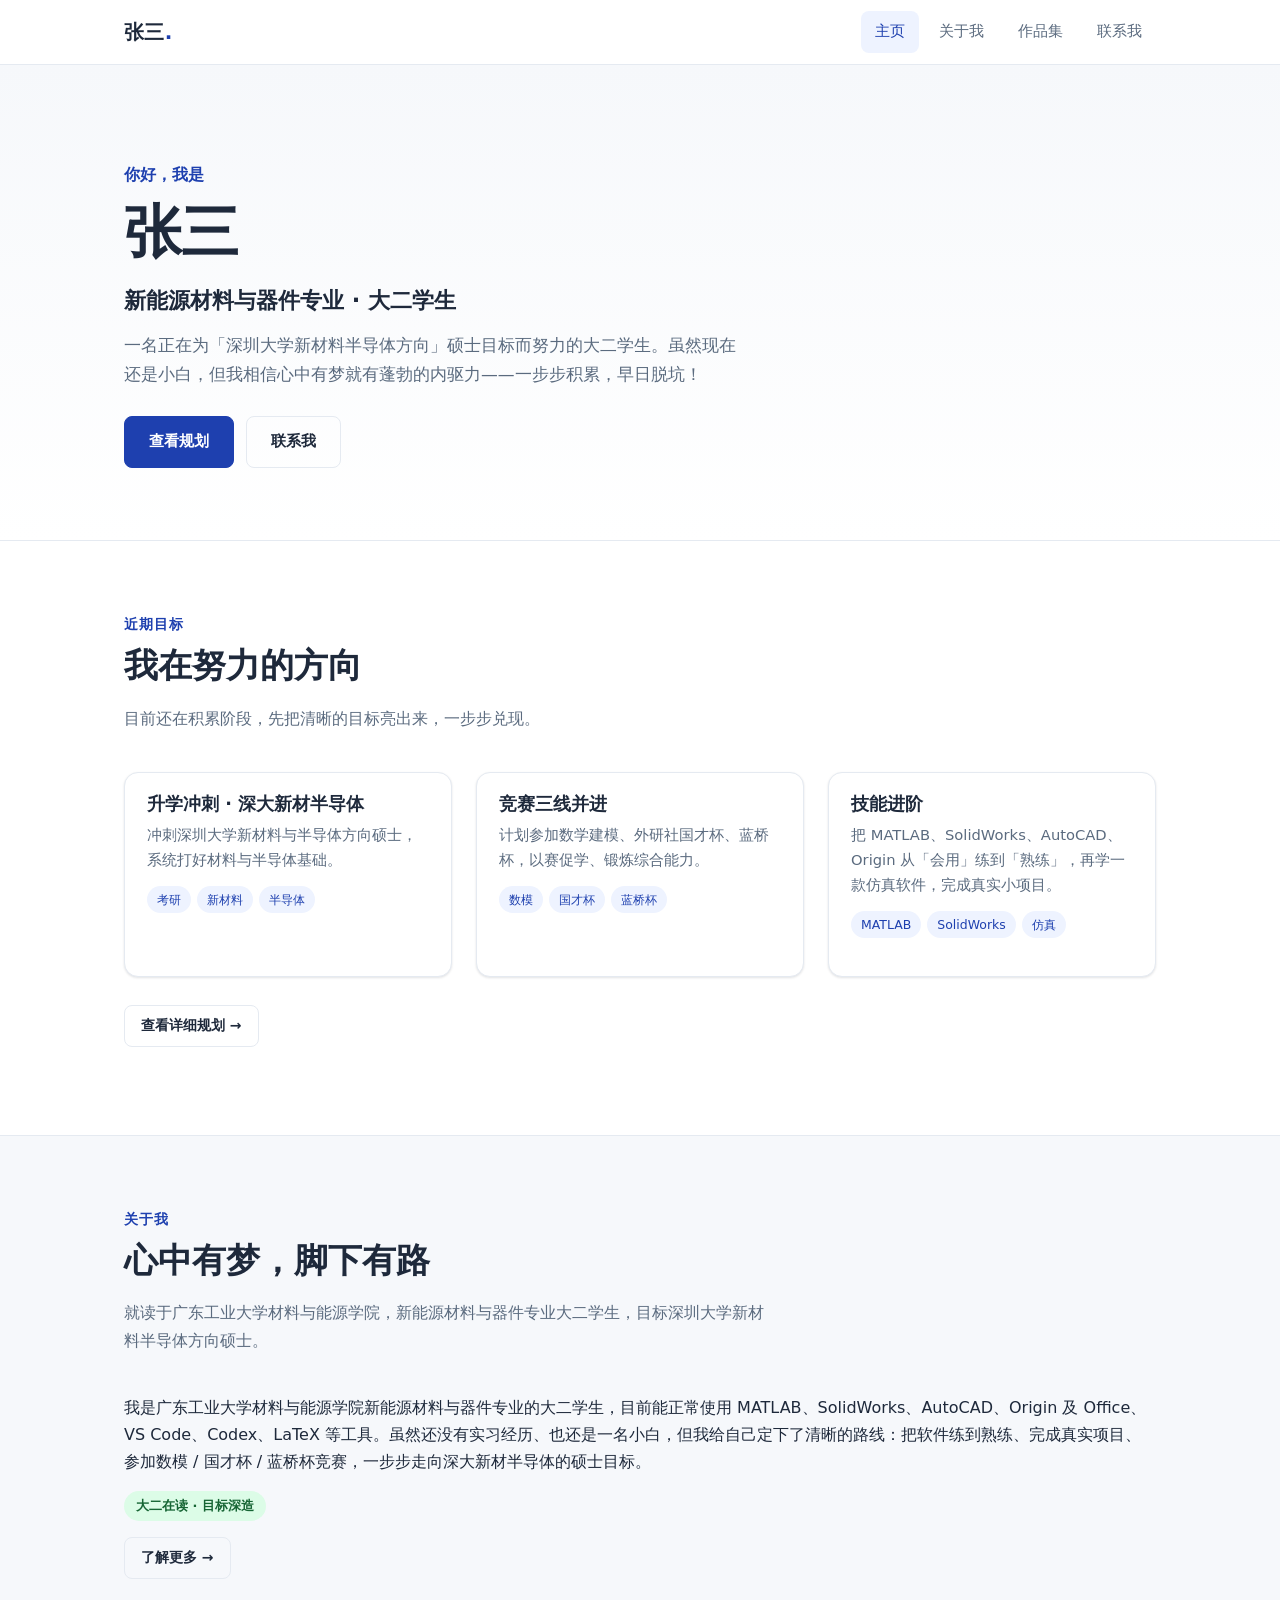
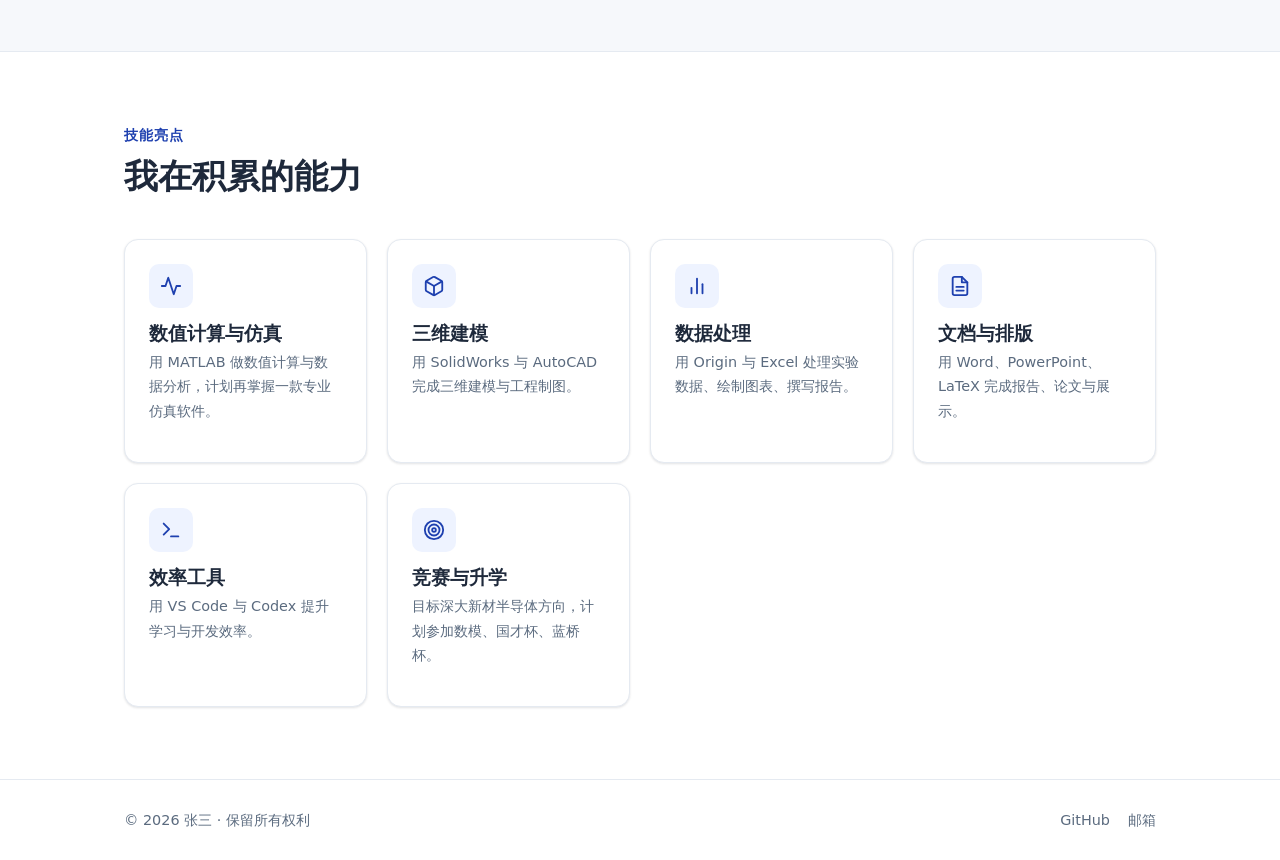
<file: index.html>
﻿<!DOCTYPE html>
<html lang="zh-CN">
<head>
  <meta charset="UTF-8">
  <meta name="viewport" content="width=device-width, initial-scale=1.0">
  <title>张三 · 新能源材料与器件</title>
  <meta name="description" content="新能源材料与器件专业大二学生的个人主页：学习成长、技能与目标，冲刺深圳大学新材料半导体方向硕士。">
  <link rel="icon" type="image/svg+xml" href="favicon.svg">
  <link rel="stylesheet" href="css/style.css">
  <script>document.documentElement.classList.add("js");</script>
</head>
<body>
  <!-- TODO: 将“张三”替换为你的真实姓名 -->
  <header class="site-header">
    <div class="container header-inner">
      <a href="index.html" class="brand">张三<span class="brand-dot">.</span></a>
      <button class="nav-toggle" type="button" aria-label="打开菜单" aria-expanded="false" aria-controls="siteNav">
        <span></span><span></span><span></span>
      </button>
      <nav class="site-nav" id="siteNav" aria-label="主导航">
        <ul>
          <li><a href="index.html" class="nav-link active" aria-current="page">主页</a></li>
          <li><a href="about.html" class="nav-link">关于我</a></li>
          <li><a href="portfolio.html" class="nav-link">作品集</a></li>
          <li><a href="contact.html" class="nav-link">联系我</a></li>
        </ul>
      </nav>
    </div>
  </header>

  <main>
    <!-- Hero -->
    <section class="hero">
      <div class="container reveal">
        <p class="hero-greeting">你好，我是</p>
        <h1 class="hero-name">张三</h1>
        <p class="hero-role">新能源材料与器件专业 · 大二学生</p>
        <p class="hero-desc">一名正在为「深圳大学新材料半导体方向」硕士目标而努力的大二学生。虽然现在还是小白，但我相信心中有梦就有蓬勃的内驱力——一步步积累，早日脱坑！</p>
        <div class="hero-actions">
          <a href="portfolio.html" class="btn btn-primary">查看规划</a>
          <a href="contact.html" class="btn btn-ghost">联系我</a>
        </div>
      </div>
    </section>

    <!-- 近期目标 -->
    <section class="section" id="featured">
      <div class="container">
        <div class="section-head reveal">
          <p class="section-kicker">近期目标</p>
          <h2 class="section-title">我在努力的方向</h2>
          <p class="section-sub">目前还在积累阶段，先把清晰的目标亮出来，一步步兑现。</p>
        </div>
        <div class="grid grid-3">
          <article class="card reveal">
            <div class="card-body">
              <h3 class="card-title">升学冲刺 · 深大新材半导体</h3>
              <p class="card-desc">冲刺深圳大学新材料与半导体方向硕士，系统打好材料与半导体基础。</p>
              <div class="tags">
                <span class="tag">考研</span><span class="tag">新材料</span><span class="tag">半导体</span>
              </div>
            </div>
          </article>
          <article class="card reveal">
            <div class="card-body">
              <h3 class="card-title">竞赛三线并进</h3>
              <p class="card-desc">计划参加数学建模、外研社国才杯、蓝桥杯，以赛促学、锻炼综合能力。</p>
              <div class="tags">
                <span class="tag">数模</span><span class="tag">国才杯</span><span class="tag">蓝桥杯</span>
              </div>
            </div>
          </article>
          <article class="card reveal">
            <div class="card-body">
              <h3 class="card-title">技能进阶</h3>
              <p class="card-desc">把 MATLAB、SolidWorks、AutoCAD、Origin 从「会用」练到「熟练」，再学一款仿真软件，完成真实小项目。</p>
              <div class="tags">
                <span class="tag">MATLAB</span><span class="tag">SolidWorks</span><span class="tag">仿真</span>
              </div>
            </div>
          </article>
        </div>
        <p class="reveal" style="margin-top: 28px;">
          <a href="portfolio.html" class="btn btn-ghost btn-sm">查看详细规划 →</a>
        </p>
      </div>
    </section>

    <!-- 关于我摘要 -->
    <section class="section section-alt" id="about">
      <div class="container">
        <div class="section-head reveal">
          <p class="section-kicker">关于我</p>
          <h2 class="section-title">心中有梦，脚下有路</h2>
          <p class="section-sub">就读于广东工业大学材料与能源学院，新能源材料与器件专业大二学生，目标深圳大学新材料半导体方向硕士。</p>
        </div>
        <div class="reveal">
          <p>我是广东工业大学材料与能源学院新能源材料与器件专业的大二学生，目前能正常使用 MATLAB、SolidWorks、AutoCAD、Origin 及 Office、VS Code、Codex、LaTeX 等工具。虽然还没有实习经历、也还是一名小白，但我给自己定下了清晰的路线：把软件练到熟练、完成真实项目、参加数模 / 国才杯 / 蓝桥杯竞赛，一步步走向深大新材半导体的硕士目标。</p>
          <p><span class="badge">大二在读 · 目标深造</span></p>
          <a href="about.html" class="btn btn-ghost btn-sm">了解更多 →</a>
        </div>
      </div>
    </section>

    <!-- 技能亮点 -->
    <section class="section" id="skills">
      <div class="container">
        <div class="section-head reveal">
          <p class="section-kicker">技能亮点</p>
          <h2 class="section-title">我在积累的能力</h2>
        </div>
        <div class="skills">
          <div class="skill-item reveal">
            <div class="skill-icon">
              <svg viewBox="0 0 24 24" fill="none" stroke="currentColor" stroke-width="2" stroke-linecap="round" stroke-linejoin="round" aria-hidden="true"><polyline points="22 12 18 12 15 21 9 3 6 12 2 12"/></svg>
            </div>
            <h3 class="skill-name">数值计算与仿真</h3>
            <p class="skill-desc">用 MATLAB 做数值计算与数据分析，计划再掌握一款专业仿真软件。</p>
          </div>
          <div class="skill-item reveal">
            <div class="skill-icon">
              <svg viewBox="0 0 24 24" fill="none" stroke="currentColor" stroke-width="2" stroke-linecap="round" stroke-linejoin="round" aria-hidden="true"><path d="M21 16V8a2 2 0 0 0-1-1.73l-7-4a2 2 0 0 0-2 0l-7 4A2 2 0 0 0 3 8v8a2 2 0 0 0 1 1.73l7 4a2 2 0 0 0 2 0l7-4A2 2 0 0 0 21 16z"/><polyline points="3.27 6.96 12 12.01 20.73 6.96"/><line x1="12" y1="22.08" x2="12" y2="12"/></svg>
            </div>
            <h3 class="skill-name">三维建模</h3>
            <p class="skill-desc">用 SolidWorks 与 AutoCAD 完成三维建模与工程制图。</p>
          </div>
          <div class="skill-item reveal">
            <div class="skill-icon">
              <svg viewBox="0 0 24 24" fill="none" stroke="currentColor" stroke-width="2" stroke-linecap="round" stroke-linejoin="round" aria-hidden="true"><line x1="18" y1="20" x2="18" y2="10"/><line x1="12" y1="20" x2="12" y2="4"/><line x1="6" y1="20" x2="6" y2="14"/></svg>
            </div>
            <h3 class="skill-name">数据处理</h3>
            <p class="skill-desc">用 Origin 与 Excel 处理实验数据、绘制图表、撰写报告。</p>
          </div>
          <div class="skill-item reveal">
            <div class="skill-icon">
              <svg viewBox="0 0 24 24" fill="none" stroke="currentColor" stroke-width="2" stroke-linecap="round" stroke-linejoin="round" aria-hidden="true"><path d="M14 2H6a2 2 0 0 0-2 2v16a2 2 0 0 0 2 2h12a2 2 0 0 0 2-2V8z"/><polyline points="14 2 14 8 20 8"/><line x1="16" y1="13" x2="8" y2="13"/><line x1="16" y1="17" x2="8" y2="17"/></svg>
            </div>
            <h3 class="skill-name">文档与排版</h3>
            <p class="skill-desc">用 Word、PowerPoint、LaTeX 完成报告、论文与展示。</p>
          </div>
          <div class="skill-item reveal">
            <div class="skill-icon">
              <svg viewBox="0 0 24 24" fill="none" stroke="currentColor" stroke-width="2" stroke-linecap="round" stroke-linejoin="round" aria-hidden="true"><polyline points="4 17 10 11 4 5"/><line x1="12" y1="19" x2="20" y2="19"/></svg>
            </div>
            <h3 class="skill-name">效率工具</h3>
            <p class="skill-desc">用 VS Code 与 Codex 提升学习与开发效率。</p>
          </div>
          <div class="skill-item reveal">
            <div class="skill-icon">
              <svg viewBox="0 0 24 24" fill="none" stroke="currentColor" stroke-width="2" stroke-linecap="round" stroke-linejoin="round" aria-hidden="true"><circle cx="12" cy="12" r="10"/><circle cx="12" cy="12" r="6"/><circle cx="12" cy="12" r="2"/></svg>
            </div>
            <h3 class="skill-name">竞赛与升学</h3>
            <p class="skill-desc">目标深大新材半导体方向，计划参加数模、国才杯、蓝桥杯。</p>
          </div>
        </div>
      </div>
    </section>
  </main>

  <footer class="site-footer">
    <div class="container footer-inner">
      <p>© <span id="year">2026</span> 张三 · 保留所有权利</p>
      <div class="footer-links">
        <a href="https://github.com/LunarCry233" target="_blank" rel="noopener">GitHub</a>
        <a href="mailto:ly2708263799@gmail.com">邮箱</a>
      </div>
    </div>
  </footer>

  <script src="js/main.js"></script>
</body>
</html>
</file>
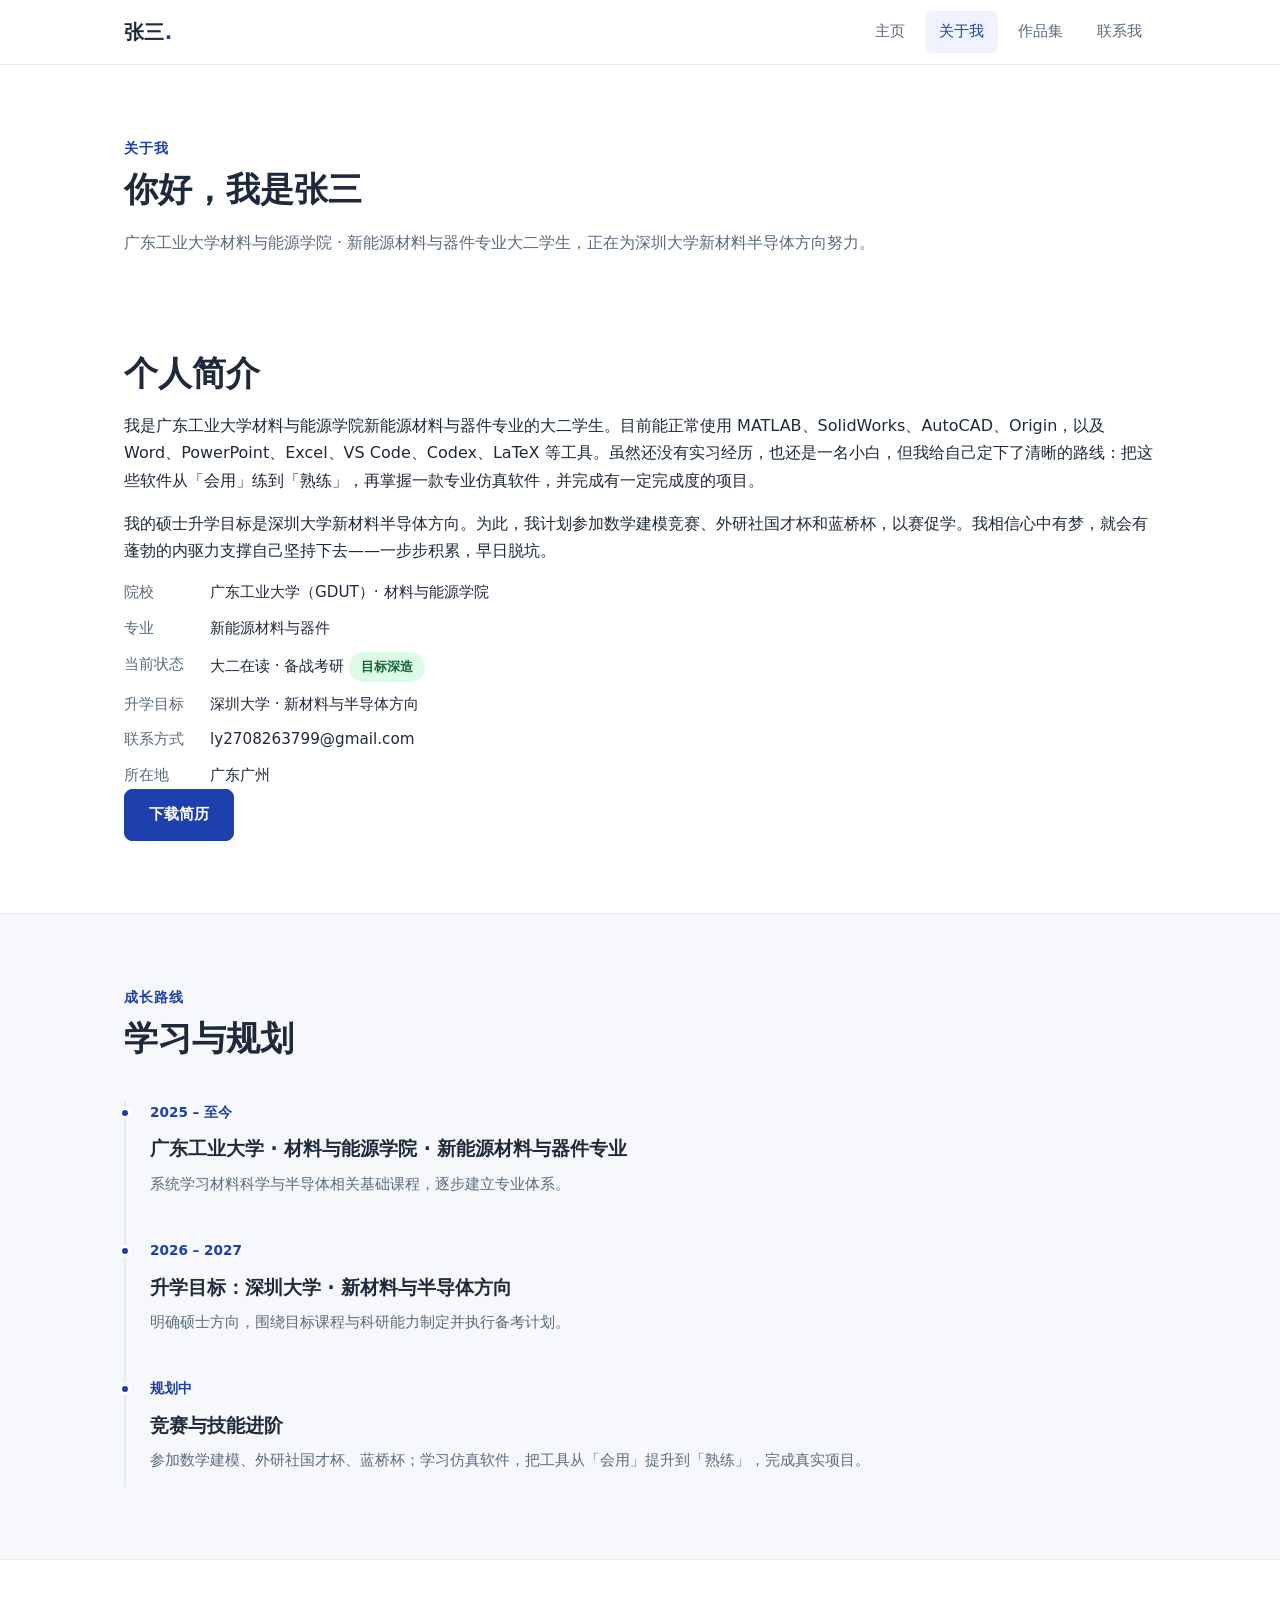
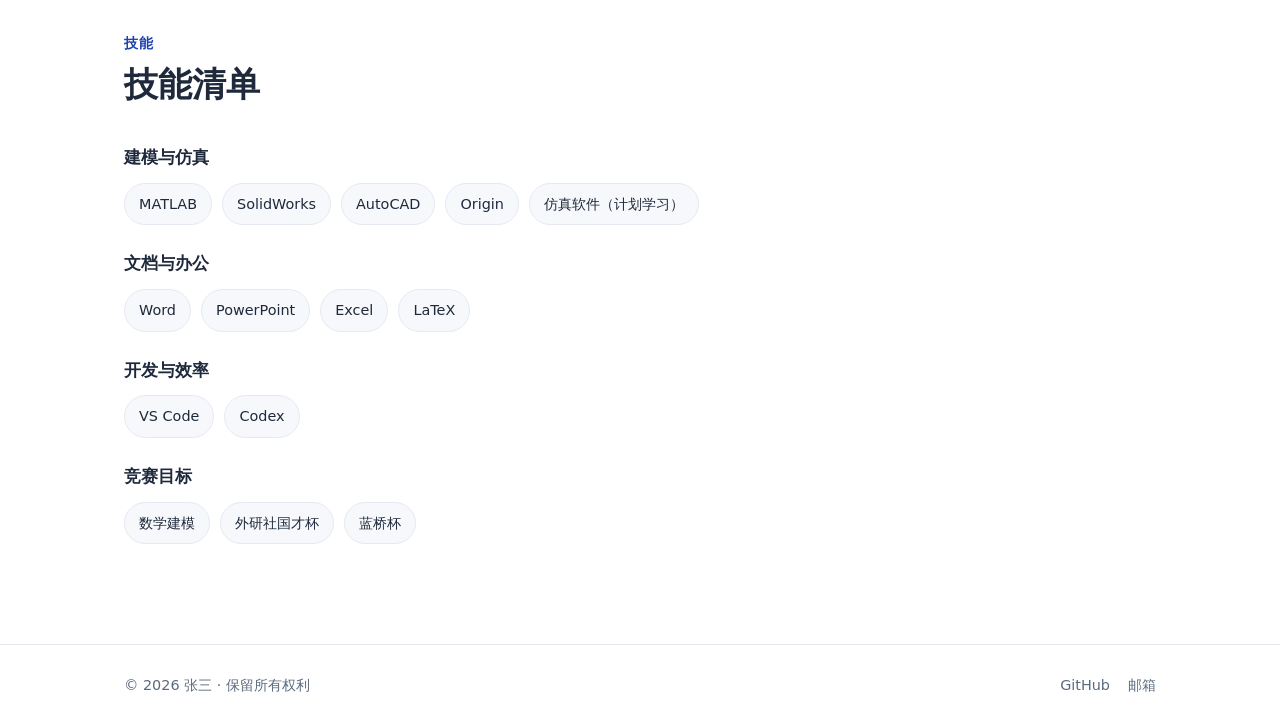
<file: about.html>
﻿<!DOCTYPE html>
<html lang="zh-CN">
<head>
  <meta charset="UTF-8">
  <meta name="viewport" content="width=device-width, initial-scale=1.0">
  <title>关于我 · 张三</title>
  <meta name="description" content="关于张三：新能源材料与器件专业大二学生，介绍学习背景、技能与深圳大学新材料半导体方向升学目标。">
  <link rel="icon" type="image/svg+xml" href="favicon.svg">
  <link rel="stylesheet" href="css/style.css">
  <script>document.documentElement.classList.add("js");</script>
</head>
<body>
  <!-- TODO: 将“张三”替换为真实姓名；所在地/微信等按实际补充 -->
  <header class="site-header">
    <div class="container header-inner">
      <a href="index.html" class="brand">张三<span class="brand-dot">.</span></a>
      <button class="nav-toggle" type="button" aria-label="打开菜单" aria-expanded="false" aria-controls="siteNav">
        <span></span><span></span><span></span>
      </button>
      <nav class="site-nav" id="siteNav" aria-label="主导航">
        <ul>
          <li><a href="index.html" class="nav-link">主页</a></li>
          <li><a href="about.html" class="nav-link active" aria-current="page">关于我</a></li>
          <li><a href="portfolio.html" class="nav-link">作品集</a></li>
          <li><a href="contact.html" class="nav-link">联系我</a></li>
        </ul>
      </nav>
    </div>
  </header>

  <main>
    <section class="page-head">
      <div class="container reveal">
        <p class="section-kicker">关于我</p>
        <h1 class="section-title">你好，我是张三</h1>
        <p class="section-sub">广东工业大学材料与能源学院 · 新能源材料与器件专业大二学生，正在为深圳大学新材料半导体方向努力。</p>
      </div>
    </section>

    <section class="section">
      <div class="container">
        <div class="reveal">
          <h2 class="section-title">个人简介</h2>
          <p>我是广东工业大学材料与能源学院新能源材料与器件专业的大二学生。目前能正常使用 MATLAB、SolidWorks、AutoCAD、Origin，以及 Word、PowerPoint、Excel、VS Code、Codex、LaTeX 等工具。虽然还没有实习经历，也还是一名小白，但我给自己定下了清晰的路线：把这些软件从「会用」练到「熟练」，再掌握一款专业仿真软件，并完成有一定完成度的项目。</p>
          <p>我的硕士升学目标是深圳大学新材料半导体方向。为此，我计划参加数学建模竞赛、外研社国才杯和蓝桥杯，以赛促学。我相信心中有梦，就会有蓬勃的内驱力支撑自己坚持下去——一步步积累，早日脱坑。</p>
          <ul class="info-list">
            <li class="info-item"><span class="info-label">院校</span><span class="info-value">广东工业大学（GDUT）· 材料与能源学院</span></li>
            <li class="info-item"><span class="info-label">专业</span><span class="info-value">新能源材料与器件</span></li>
            <li class="info-item"><span class="info-label">当前状态</span><span class="info-value">大二在读 · 备战考研 <span class="badge">目标深造</span></span></li>
            <li class="info-item"><span class="info-label">升学目标</span><span class="info-value">深圳大学 · 新材料与半导体方向</span></li>
            <li class="info-item"><span class="info-label">联系方式</span><span class="info-value"><a href="mailto:ly2708263799@gmail.com">ly2708263799@gmail.com</a></span></li>
            <li class="info-item"><span class="info-label">所在地</span><span class="info-value">广东广州</span></li>
          </ul>
          <a href="assets/files/resume.pdf" class="btn btn-primary" download>下载简历</a>
        </div>
      </div>
    </section>

    <section class="section section-alt">
      <div class="container">
        <div class="section-head reveal">
          <p class="section-kicker">成长路线</p>
          <h2 class="section-title">学习与规划</h2>
        </div>
        <div class="timeline reveal">
          <div class="timeline-item">
            <p class="timeline-date">2025 – 至今</p>
            <h3 class="timeline-title">广东工业大学 · 材料与能源学院 · 新能源材料与器件专业</h3>
            <p class="timeline-desc">系统学习材料科学与半导体相关基础课程，逐步建立专业体系。</p>
          </div>
          <div class="timeline-item">
            <p class="timeline-date">2026 – 2027</p>
            <h3 class="timeline-title">升学目标：深圳大学 · 新材料与半导体方向</h3>
            <p class="timeline-desc">明确硕士方向，围绕目标课程与科研能力制定并执行备考计划。</p>
          </div>
          <div class="timeline-item">
            <p class="timeline-date">规划中</p>
            <h3 class="timeline-title">竞赛与技能进阶</h3>
            <p class="timeline-desc">参加数学建模、外研社国才杯、蓝桥杯；学习仿真软件，把工具从「会用」提升到「熟练」，完成真实项目。</p>
          </div>
        </div>
      </div>
    </section>

    <section class="section">
      <div class="container">
        <div class="section-head reveal">
          <p class="section-kicker">技能</p>
          <h2 class="section-title">技能清单</h2>
        </div>
        <div class="reveal">
          <div class="skill-group">
            <h3>建模与仿真</h3>
            <div class="skill-tags">
              <span class="skill-tag">MATLAB</span>
              <span class="skill-tag">SolidWorks</span>
              <span class="skill-tag">AutoCAD</span>
              <span class="skill-tag">Origin</span>
              <span class="skill-tag">仿真软件（计划学习）</span>
            </div>
          </div>
          <div class="skill-group">
            <h3>文档与办公</h3>
            <div class="skill-tags">
              <span class="skill-tag">Word</span>
              <span class="skill-tag">PowerPoint</span>
              <span class="skill-tag">Excel</span>
              <span class="skill-tag">LaTeX</span>
            </div>
          </div>
          <div class="skill-group">
            <h3>开发与效率</h3>
            <div class="skill-tags">
              <span class="skill-tag">VS Code</span>
              <span class="skill-tag">Codex</span>
            </div>
          </div>
          <div class="skill-group">
            <h3>竞赛目标</h3>
            <div class="skill-tags">
              <span class="skill-tag">数学建模</span>
              <span class="skill-tag">外研社国才杯</span>
              <span class="skill-tag">蓝桥杯</span>
            </div>
          </div>
        </div>
      </div>
    </section>
  </main>

  <footer class="site-footer">
    <div class="container footer-inner">
      <p>© <span id="year">2026</span> 张三 · 保留所有权利</p>
      <div class="footer-links">
        <a href="https://github.com/LunarCry233" target="_blank" rel="noopener">GitHub</a>
        <a href="mailto:ly2708263799@gmail.com">邮箱</a>
      </div>
    </div>
  </footer>

  <script src="js/main.js"></script>
</body>
</html>
</file>
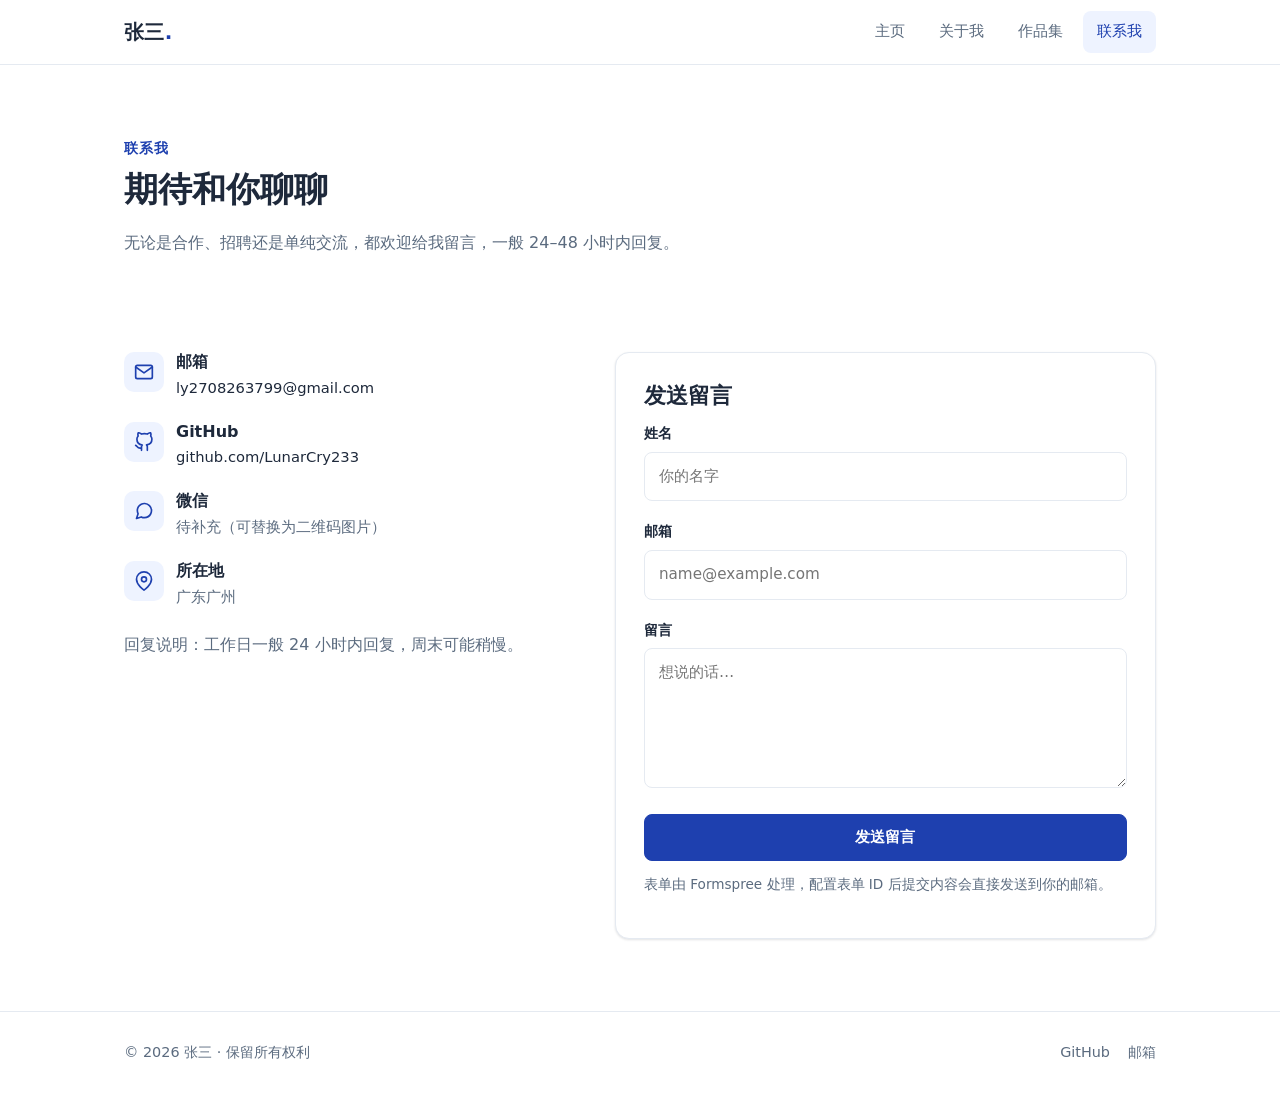
<file: contact.html>
﻿<!DOCTYPE html>
<html lang="zh-CN">
<head>
  <meta charset="UTF-8">
  <meta name="viewport" content="width=device-width, initial-scale=1.0">
  <title>联系我 · 张三</title>
  <meta name="description" content="联系张三：新能源材料与器件专业大二学生，欢迎考研交流、竞赛组队与合作。">
  <link rel="icon" type="image/svg+xml" href="favicon.svg">
  <link rel="stylesheet" href="css/style.css">
  <script>document.documentElement.classList.add("js");</script>
</head>
<body>
  <!-- TODO: 将邮箱、GitHub、微信替换为真实联系方式 -->
  <header class="site-header">
    <div class="container header-inner">
      <a href="index.html" class="brand">张三<span class="brand-dot">.</span></a>
      <button class="nav-toggle" type="button" aria-label="打开菜单" aria-expanded="false" aria-controls="siteNav">
        <span></span><span></span><span></span>
      </button>
      <nav class="site-nav" id="siteNav" aria-label="主导航">
        <ul>
          <li><a href="index.html" class="nav-link">主页</a></li>
          <li><a href="about.html" class="nav-link">关于我</a></li>
          <li><a href="portfolio.html" class="nav-link">作品集</a></li>
          <li><a href="contact.html" class="nav-link active" aria-current="page">联系我</a></li>
        </ul>
      </nav>
    </div>
  </header>

  <main>
    <section class="page-head">
      <div class="container reveal">
        <p class="section-kicker">联系我</p>
        <h1 class="section-title">期待和你聊聊</h1>
        <p class="section-sub">无论是合作、招聘还是单纯交流，都欢迎给我留言，一般 24–48 小时内回复。</p>
      </div>
    </section>

    <section class="section">
      <div class="container contact-layout">
        <div class="contact-info reveal">
          <div class="contact-item">
            <div class="contact-icon">
              <svg viewBox="0 0 24 24" fill="none" stroke="currentColor" stroke-width="2" stroke-linecap="round" stroke-linejoin="round" aria-hidden="true"><path d="M4 4h16c1.1 0 2 .9 2 2v12c0 1.1-.9 2-2 2H4c-1.1 0-2-.9-2-2V6c0-1.1.9-2 2-2z"/><polyline points="22,6 12,13 2,6"/></svg>
            </div>
            <div>
              <h3>邮箱</h3>
              <p><a href="mailto:ly2708263799@gmail.com">ly2708263799@gmail.com</a></p>
            </div>
          </div>
          <div class="contact-item">
            <div class="contact-icon">
              <svg viewBox="0 0 24 24" fill="none" stroke="currentColor" stroke-width="2" stroke-linecap="round" stroke-linejoin="round" aria-hidden="true"><path d="M9 19c-5 1.5-5-2.5-7-3m14 6v-3.87a3.37 3.37 0 0 0-.94-2.61c3.14-.35 6.44-1.54 6.44-7A5.44 5.44 0 0 0 20 4.77 5.07 5.07 0 0 0 19.91 1S18.73.65 16 2.48a13.38 13.38 0 0 0-7 0C6.27.65 5.09 1 5.09 1A5.07 5.07 0 0 0 5 4.77a5.44 5.44 0 0 0-1.5 3.78c0 5.42 3.3 6.61 6.44 7A3.37 3.37 0 0 0 9 18.13V22"/></svg>
            </div>
            <div>
              <h3>GitHub</h3>
              <p><a href="https://github.com/LunarCry233" target="_blank" rel="noopener">github.com/LunarCry233</a></p>
            </div>
          </div>
          <div class="contact-item">
            <div class="contact-icon">
              <svg viewBox="0 0 24 24" fill="none" stroke="currentColor" stroke-width="2" stroke-linecap="round" stroke-linejoin="round" aria-hidden="true"><path d="M21 11.5a8.38 8.38 0 0 1-.9 3.8 8.5 8.5 0 0 1-7.6 4.7 8.38 8.38 0 0 1-3.8-.9L3 21l1.9-5.7a8.38 8.38 0 0 1-.9-3.8 8.5 8.5 0 0 1 4.7-7.6 8.38 8.38 0 0 1 3.8-.9h.5a8.48 8.48 0 0 1 8 8v.5z"/></svg>
            </div>
            <div>
              <h3>微信</h3>
              <p>待补充（可替换为二维码图片）</p>
            </div>
          </div>
          <div class="contact-item">
            <div class="contact-icon">
              <svg viewBox="0 0 24 24" fill="none" stroke="currentColor" stroke-width="2" stroke-linecap="round" stroke-linejoin="round" aria-hidden="true"><path d="M21 10c0 7-9 13-9 13s-9-6-9-13a9 9 0 0 1 18 0z"/><circle cx="12" cy="10" r="3"/></svg>
            </div>
            <div>
              <h3>所在地</h3>
              <p>广东广州</p>
            </div>
          </div>
          <p>回复说明：工作日一般 24 小时内回复，周末可能稍慢。</p>
        </div>

        <div class="form-card reveal">
          <h2 class="section-title" style="font-size: 1.4rem;">发送留言</h2>
          <!-- TODO: 部署到 Vercel 前，先注册 Formspree（免费），把下面 action 里的 YOUR_FORM_ID 换成真实 ID，例如 https://formspree.io/f/abcdwxyz -->
<form name="contact" method="POST" action="https://formspree.io/f/YOUR_FORM_ID">
            <p class="visually-hidden">
              <label>不要填写这个字段：<input name="_gotcha"></label>
            </p>
            <div class="form-group">
              <label for="name">姓名</label>
              <input type="text" id="name" name="name" placeholder="你的名字" required autocomplete="name">
            </div>
            <div class="form-group">
              <label for="email">邮箱</label>
              <input type="email" id="email" name="email" placeholder="name@example.com" required autocomplete="email">
            </div>
            <div class="form-group">
              <label for="message">留言</label>
              <textarea id="message" name="message" placeholder="想说的话…" required></textarea>
            </div>
            <button type="submit" class="btn btn-primary btn-block">发送留言</button>
            <p class="form-note">表单由 Formspree 处理，配置表单 ID 后提交内容会直接发送到你的邮箱。</p>
          </form>
        </div>
      </div>
    </section>
  </main>

  <footer class="site-footer">
    <div class="container footer-inner">
      <p>© <span id="year">2026</span> 张三 · 保留所有权利</p>
      <div class="footer-links">
        <a href="https://github.com/LunarCry233" target="_blank" rel="noopener">GitHub</a>
        <a href="mailto:ly2708263799@gmail.com">邮箱</a>
      </div>
    </div>
  </footer>

  <script src="js/main.js"></script>
</body>
</html>
</file>
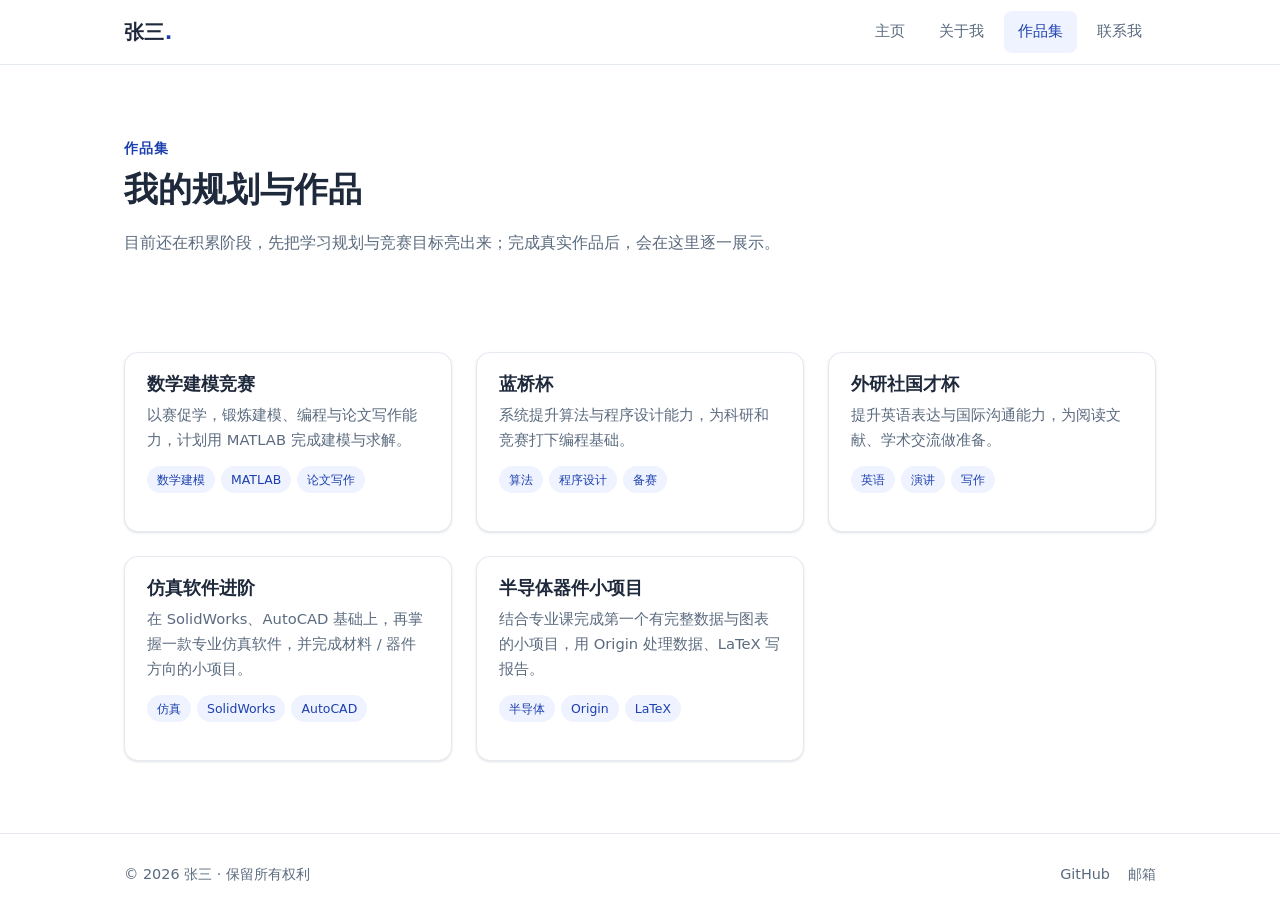
<file: portfolio.html>
﻿<!DOCTYPE html>
<html lang="zh-CN">
<head>
  <meta charset="UTF-8">
  <meta name="viewport" content="width=device-width, initial-scale=1.0">
  <title>规划与作品 · 张三</title>
  <meta name="description" content="张三的规划与作品：目前处于积累阶段，展示学习规划与竞赛目标，未来将在这里呈现真实项目。">
  <link rel="icon" type="image/svg+xml" href="favicon.svg">
  <link rel="stylesheet" href="css/style.css">
  <script>document.documentElement.classList.add("js");</script>
</head>
<body>
  <!-- TODO: 将“张三”替换为真实姓名；有真实项目后，把下方规划卡片替换为作品卡片 -->
  <header class="site-header">
    <div class="container header-inner">
      <a href="index.html" class="brand">张三<span class="brand-dot">.</span></a>
      <button class="nav-toggle" type="button" aria-label="打开菜单" aria-expanded="false" aria-controls="siteNav">
        <span></span><span></span><span></span>
      </button>
      <nav class="site-nav" id="siteNav" aria-label="主导航">
        <ul>
          <li><a href="index.html" class="nav-link">主页</a></li>
          <li><a href="about.html" class="nav-link">关于我</a></li>
          <li><a href="portfolio.html" class="nav-link active" aria-current="page">作品集</a></li>
          <li><a href="contact.html" class="nav-link">联系我</a></li>
        </ul>
      </nav>
    </div>
  </header>

  <main>
    <section class="page-head">
      <div class="container reveal">
        <p class="section-kicker">作品集</p>
        <h1 class="section-title">我的规划与作品</h1>
        <p class="section-sub">目前还在积累阶段，先把学习规划与竞赛目标亮出来；完成真实作品后，会在这里逐一展示。</p>
      </div>
    </section>

    <section class="section">
      <div class="container">
        <div class="grid grid-3">
          <article class="card reveal">
            <div class="card-body">
              <h3 class="card-title">数学建模竞赛</h3>
              <p class="card-desc">以赛促学，锻炼建模、编程与论文写作能力，计划用 MATLAB 完成建模与求解。</p>
              <div class="tags">
                <span class="tag">数学建模</span><span class="tag">MATLAB</span><span class="tag">论文写作</span>
              </div>
            </div>
          </article>
          <article class="card reveal">
            <div class="card-body">
              <h3 class="card-title">蓝桥杯</h3>
              <p class="card-desc">系统提升算法与程序设计能力，为科研和竞赛打下编程基础。</p>
              <div class="tags">
                <span class="tag">算法</span><span class="tag">程序设计</span><span class="tag">备赛</span>
              </div>
            </div>
          </article>
          <article class="card reveal">
            <div class="card-body">
              <h3 class="card-title">外研社国才杯</h3>
              <p class="card-desc">提升英语表达与国际沟通能力，为阅读文献、学术交流做准备。</p>
              <div class="tags">
                <span class="tag">英语</span><span class="tag">演讲</span><span class="tag">写作</span>
              </div>
            </div>
          </article>
          <article class="card reveal">
            <div class="card-body">
              <h3 class="card-title">仿真软件进阶</h3>
              <p class="card-desc">在 SolidWorks、AutoCAD 基础上，再掌握一款专业仿真软件，并完成材料 / 器件方向的小项目。</p>
              <div class="tags">
                <span class="tag">仿真</span><span class="tag">SolidWorks</span><span class="tag">AutoCAD</span>
              </div>
            </div>
          </article>
          <article class="card reveal">
            <div class="card-body">
              <h3 class="card-title">半导体器件小项目</h3>
              <p class="card-desc">结合专业课完成第一个有完整数据与图表的小项目，用 Origin 处理数据、LaTeX 写报告。</p>
              <div class="tags">
                <span class="tag">半导体</span><span class="tag">Origin</span><span class="tag">LaTeX</span>
              </div>
            </div>
          </article>
        </div>
      </div>
    </section>
  </main>

  <footer class="site-footer">
    <div class="container footer-inner">
      <p>© <span id="year">2026</span> 张三 · 保留所有权利</p>
      <div class="footer-links">
        <a href="https://github.com/LunarCry233" target="_blank" rel="noopener">GitHub</a>
        <a href="mailto:ly2708263799@gmail.com">邮箱</a>
      </div>
    </div>
  </footer>

  <script src="js/main.js"></script>
</body>
</html>
</file>
<file: css/style.css>
﻿/* ============================================================
   个人网站全局样式
   设计：简洁 / 专业 / 深蓝强调色 / 大量留白 / 卡片式布局
   ============================================================ */

:root {
  --bg: #ffffff;
  --bg-soft: #f6f8fb;
  --text: #1e293b;
  --text-muted: #5b6b7f;
  --accent: #1e40af;
  --accent-hover: #1e3a8a;
  --accent-soft: #eef3ff;
  --border: #e5eaf1;
  --card-bg: #ffffff;
  --radius: 14px;
  --radius-sm: 8px;
  --shadow-sm: 0 1px 2px rgba(15, 23, 42, .05), 0 1px 3px rgba(15, 23, 42, .07);
  --shadow-md: 0 10px 30px rgba(15, 23, 42, .09);
  --maxw: 1080px;
  --font: "PingFang SC", "Hiragino Sans GB", "Microsoft YaHei", "Noto Sans SC", system-ui, -apple-system, "Segoe UI", sans-serif;
}

/* ---------- 基础 ---------- */
*, *::before, *::after { box-sizing: border-box; }
html { scroll-behavior: smooth; }
body {
  margin: 0;
  font-family: var(--font);
  color: var(--text);
  background: var(--bg);
  line-height: 1.7;
  -webkit-font-smoothing: antialiased;
}
img { max-width: 100%; display: block; }
a { color: var(--accent); text-decoration: none; }
h1, h2, h3, h4 { line-height: 1.3; margin: 0 0 .5em; }
p { margin: 0 0 1em; }
ul { margin: 0; padding: 0; list-style: none; }
main { min-height: 60vh; }
section[id] { scroll-margin-top: 84px; }
.container { width: 100%; max-width: var(--maxw); margin: 0 auto; padding: 0 24px; }

/* ---------- 顶部导航 ---------- */
.site-header {
  position: sticky;
  top: 0;
  z-index: 50;
  background: rgba(255, 255, 255, .88);
  backdrop-filter: blur(8px);
  border-bottom: 1px solid var(--border);
}
.header-inner { display: flex; align-items: center; justify-content: space-between; height: 64px; }
.brand { font-size: 1.25rem; font-weight: 700; color: var(--text); letter-spacing: .02em; }
.brand-dot { color: var(--accent); }
.site-nav ul { display: flex; gap: 6px; }
.nav-link {
  display: block;
  padding: 8px 14px;
  border-radius: var(--radius-sm);
  color: var(--text-muted);
  font-size: .95rem;
  font-weight: 500;
  transition: color .2s, background-color .2s;
}
.nav-link:hover { color: var(--text); background: var(--bg-soft); }
.nav-link.active { color: var(--accent); background: var(--accent-soft); }

.nav-toggle {
  display: none;
  flex-direction: column;
  gap: 5px;
  background: none;
  border: 0;
  padding: 8px;
  cursor: pointer;
}
.nav-toggle span { display: block; width: 20px; height: 2px; background: var(--text); border-radius: 2px; transition: transform .25s, opacity .25s; }

/* ---------- 按钮 ---------- */
.btn {
  display: inline-flex;
  align-items: center;
  justify-content: center;
  gap: 8px;
  padding: 12px 24px;
  border-radius: var(--radius-sm);
  font-size: .95rem;
  font-weight: 600;
  font-family: var(--font);
  cursor: pointer;
  transition: background-color .2s, color .2s, border-color .2s, box-shadow .2s, transform .2s;
}
.btn-primary { background: var(--accent); color: #fff; border: 1px solid var(--accent); }
.btn-primary:hover { background: var(--accent-hover); border-color: var(--accent-hover); transform: translateY(-1px); box-shadow: 0 6px 16px rgba(30, 64, 175, .25); }
.btn-ghost { background: transparent; color: var(--text); border: 1px solid var(--border); }
.btn-ghost:hover { border-color: var(--accent); color: var(--accent); background: var(--accent-soft); }
.btn-sm { padding: 8px 16px; font-size: .875rem; }
.btn-block { width: 100%; }

/* ---------- Hero ---------- */
.hero { padding: 96px 0 72px; background: linear-gradient(180deg, var(--bg-soft) 0%, var(--bg) 100%); border-bottom: 1px solid var(--border); }
.hero-greeting { color: var(--accent); font-weight: 600; margin-bottom: 8px; }
.hero-name { font-size: clamp(2.4rem, 6vw, 3.6rem); font-weight: 800; letter-spacing: -.02em; margin-bottom: 10px; }
.hero-role { font-size: clamp(1.1rem, 2.4vw, 1.4rem); font-weight: 600; color: var(--text); margin-bottom: 12px; }
.hero-desc { max-width: 620px; color: var(--text-muted); font-size: 1.05rem; margin-bottom: 28px; }
.hero-actions { display: flex; gap: 12px; flex-wrap: wrap; }

/* ---------- 区块 ---------- */
.section { padding: 72px 0; }
.section-alt { background: var(--bg-soft); border-top: 1px solid var(--border); border-bottom: 1px solid var(--border); }
.section-head { max-width: 640px; margin-bottom: 40px; }
.section-kicker { color: var(--accent); font-weight: 600; font-size: .85rem; letter-spacing: .08em; text-transform: uppercase; margin-bottom: 8px; }
.section-title { font-size: clamp(1.6rem, 3.4vw, 2.1rem); font-weight: 700; }
.section-sub { color: var(--text-muted); margin-top: 8px; }

.page-head { padding: 72px 0 8px; }
.page-head .section-sub { margin-top: 4px; }

/* ---------- 网格与卡片 ---------- */
.grid { display: grid; gap: 24px; }
.grid-2 { grid-template-columns: repeat(2, 1fr); }
.grid-3 { grid-template-columns: repeat(3, 1fr); }
.card {
  background: var(--card-bg);
  border: 1px solid var(--border);
  border-radius: var(--radius);
  overflow: hidden;
  box-shadow: var(--shadow-sm);
  transition: transform .25s, box-shadow .25s;
}
.card:hover { transform: translateY(-4px); box-shadow: var(--shadow-md); }
.card-cover { aspect-ratio: 16 / 10; overflow: hidden; background: var(--bg-soft); }
.card-cover img { width: 100%; height: 100%; object-fit: cover; transition: transform .4s; }
.card:hover .card-cover img { transform: scale(1.04); }
.card-body { padding: 20px 22px 22px; }
.card-title { font-size: 1.1rem; font-weight: 700; margin-bottom: 6px; }
.card-desc { color: var(--text-muted); font-size: .92rem; margin-bottom: 14px; }
.tags { display: flex; flex-wrap: wrap; gap: 6px; margin-bottom: 16px; }
.tag { font-size: .78rem; padding: 3px 10px; border-radius: 999px; background: var(--accent-soft); color: var(--accent); font-weight: 500; }
.card-links { display: flex; gap: 16px; }
.card-link { font-size: .9rem; font-weight: 600; }
.card-link:hover { text-decoration: underline; }
.card-link.is-muted { color: var(--text-muted); }

/* ---------- 技能亮点 ---------- */
.skills { display: grid; grid-template-columns: repeat(auto-fit, minmax(220px, 1fr)); gap: 20px; }
.skill-item {
  background: var(--card-bg);
  border: 1px solid var(--border);
  border-radius: var(--radius);
  padding: 24px;
  box-shadow: var(--shadow-sm);
  transition: transform .25s, box-shadow .25s;
}
.skill-item:hover { transform: translateY(-3px); box-shadow: var(--shadow-md); }
.skill-icon {
  width: 44px; height: 44px;
  border-radius: 10px;
  background: var(--accent-soft);
  color: var(--accent);
  display: flex; align-items: center; justify-content: center;
  margin-bottom: 14px;
}
.skill-icon svg { width: 22px; height: 22px; }
.skill-name { font-weight: 700; margin-bottom: 4px; }
.skill-desc { color: var(--text-muted); font-size: .9rem; }

/* ---------- 状态徽章 ---------- */
.badge { display: inline-block; padding: 4px 12px; border-radius: 999px; background: #dcfce7; color: #166534; font-size: .8rem; font-weight: 600; }

/* ---------- 关于页 ---------- */
.about-layout { display: grid; grid-template-columns: 220px 1fr; gap: 40px; align-items: start; }
.about-avatar { border-radius: var(--radius); box-shadow: var(--shadow-md); }
.info-list { display: grid; gap: 10px; }
.info-item { display: flex; gap: 10px; font-size: .95rem; }
.info-label { color: var(--text-muted); min-width: 76px; }
.info-value a { color: var(--text); }
.info-value a:hover { color: var(--accent); }

.timeline { border-left: 2px solid var(--border); padding-left: 24px; display: grid; gap: 28px; }
.timeline-item { position: relative; }
.timeline-item::before {
  content: "";
  position: absolute;
  left: -31px; top: 6px;
  width: 12px; height: 12px;
  border-radius: 50%;
  background: var(--accent);
  border: 3px solid var(--bg);
}
.timeline-date { color: var(--accent); font-weight: 600; font-size: .85rem; }
.timeline-title { font-weight: 700; }
.timeline-desc { color: var(--text-muted); font-size: .92rem; }

.skill-group { margin-bottom: 28px; }
.skill-group h3 { font-size: 1.05rem; margin-bottom: 14px; }
.skill-tags { display: flex; flex-wrap: wrap; gap: 10px; }
.skill-tag { background: var(--bg-soft); border: 1px solid var(--border); padding: 8px 14px; border-radius: 999px; font-size: .9rem; }

/* ---------- 联系页 ---------- */
.contact-layout { display: grid; grid-template-columns: 1fr 1.2fr; gap: 40px; align-items: start; }
.contact-info p { color: var(--text-muted); }
.contact-item { display: flex; gap: 12px; align-items: flex-start; margin-bottom: 22px; }
.contact-icon {
  width: 40px; height: 40px; flex-shrink: 0;
  border-radius: 10px;
  background: var(--accent-soft);
  color: var(--accent);
  display: flex; align-items: center; justify-content: center;
}
.contact-icon svg { width: 20px; height: 20px; }
.contact-item h3 { font-size: 1rem; margin-bottom: 2px; }
.contact-item p { margin: 0; font-size: .92rem; }
.contact-item a { color: var(--text); }
.contact-item a:hover { color: var(--accent); }

.form-card { background: var(--card-bg); border: 1px solid var(--border); border-radius: var(--radius); padding: 28px; box-shadow: var(--shadow-sm); }
.form-group { margin-bottom: 18px; }
.form-group label { display: block; font-weight: 600; font-size: .9rem; margin-bottom: 6px; }
.form-group input,
.form-group textarea {
  width: 100%;
  padding: 11px 14px;
  border: 1px solid var(--border);
  border-radius: var(--radius-sm);
  font: inherit;
  font-size: .95rem;
  color: var(--text);
  background: var(--bg);
  transition: border-color .2s, box-shadow .2s;
}
.form-group input:focus,
.form-group textarea:focus {
  outline: none;
  border-color: var(--accent);
  box-shadow: 0 0 0 3px rgba(30, 64, 175, .12);
}
.form-group textarea { min-height: 140px; resize: vertical; }
.form-note { font-size: .85rem; color: var(--text-muted); margin-top: 12px; }
.visually-hidden { position: absolute; width: 1px; height: 1px; margin: -1px; padding: 0; overflow: hidden; clip: rect(0 0 0 0); white-space: nowrap; border: 0; }

/* ---------- 404 ---------- */
.error-page { padding: 120px 0; text-align: center; }
.error-code { font-size: clamp(3rem, 10vw, 5rem); font-weight: 800; color: var(--accent); margin-bottom: 8px; }
.error-page p { color: var(--text-muted); margin-bottom: 28px; }

/* ---------- 页脚 ---------- */
.site-footer { border-top: 1px solid var(--border); padding: 28px 0; }
.footer-inner { display: flex; justify-content: space-between; align-items: center; gap: 12px; flex-wrap: wrap; }
.footer-inner p { margin: 0; color: var(--text-muted); font-size: .9rem; }
.footer-links { display: flex; gap: 18px; }
.footer-links a { color: var(--text-muted); font-size: .9rem; }
.footer-links a:hover { color: var(--accent); }

/* ---------- 滚动渐入 ---------- */
.js .reveal { opacity: 0; transform: translateY(18px); transition: opacity .6s ease, transform .6s ease; }
.js .reveal.visible { opacity: 1; transform: none; }

/* ---------- 响应式 ---------- */
@media (max-width: 900px) {
  .grid-3 { grid-template-columns: repeat(2, 1fr); }
  .about-layout { grid-template-columns: 1fr; }
  .contact-layout { grid-template-columns: 1fr; }
}
@media (max-width: 640px) {
  .grid-2, .grid-3 { grid-template-columns: 1fr; }
  .section { padding: 56px 0; }
  .hero { padding: 72px 0 56px; }
  .page-head { padding: 48px 0 8px; }
  .nav-toggle { display: flex; }
  .site-nav {
    position: absolute;
    top: 64px; left: 0; right: 0;
    background: var(--bg);
    border-bottom: 1px solid var(--border);
    box-shadow: var(--shadow-sm);
    display: none;
    padding: 8px 16px 16px;
  }
  .site-nav.open { display: block; }
  .site-nav ul { flex-direction: column; gap: 2px; }
  .nav-link { padding: 12px 14px; }
  .nav-toggle.open span:nth-child(1) { transform: translateY(7px) rotate(45deg); }
  .nav-toggle.open span:nth-child(2) { opacity: 0; }
  .nav-toggle.open span:nth-child(3) { transform: translateY(-7px) rotate(-45deg); }
}

/* ---------- 减少动效偏好 ---------- */
@media (prefers-reduced-motion: reduce) {
  html { scroll-behavior: auto; }
  .js .reveal { opacity: 1; transform: none; transition: none; }
  * { transition: none !important; }
}

/* ---------- 表单状态提示 ---------- */
.form-status { margin-top: 12px; }
.form-status.success { color: #166534; font-weight: 600; }
.form-status.error { color: #b91c1c; font-weight: 600; }
</file>
